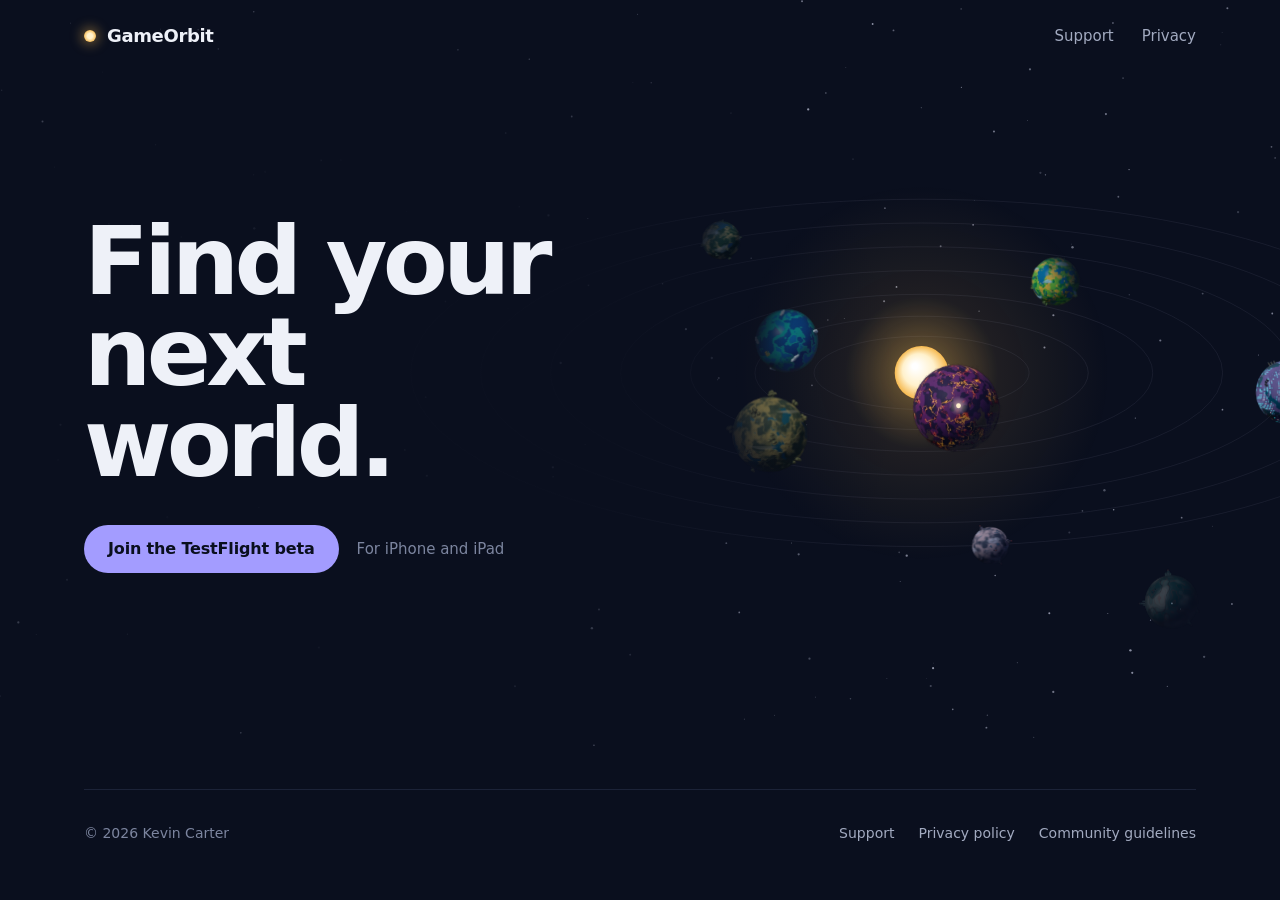
<file: index.html>
<!doctype html>
<html lang="en">
<head>
<meta charset="utf-8">
<meta name="viewport" content="width=device-width, initial-scale=1">
<meta name="color-scheme" content="dark">
<meta name="theme-color" content="#0a0f1e">
<meta name="description" content="Find your next world. GameOrbit is in beta on iPhone and iPad.">
<title>GameOrbit — Find your next world</title>
<link rel="canonical" href="https://kcarter787.github.io/GameOrbit-site/">
<link rel="icon" href="favicon.png" type="image/png">
<link rel="apple-touch-icon" href="apple-touch-icon.png">
<meta property="og:type" content="website">
<meta property="og:site_name" content="GameOrbit">
<meta property="og:title" content="GameOrbit — Find your next world">
<meta property="og:description" content="GameOrbit is in beta on iPhone and iPad.">
<meta property="og:url" content="https://kcarter787.github.io/GameOrbit-site/">
<meta property="og:image" content="https://kcarter787.github.io/GameOrbit-site/images/og.jpg">
<meta property="og:image:width" content="1200">
<meta property="og:image:height" content="630">
<meta property="og:image:alt" content="GameOrbit: a star with game worlds in orbit around it.">
<meta name="twitter:card" content="summary_large_image">
<link rel="stylesheet" href="styles.css">
<script src="orbit.js" defer></script>
</head>
<body class="home">
<a class="skip" href="#main">Skip to content</a>
<header class="bar"><a class="brand" href="index.html">GameOrbit</a><nav aria-label="Main"><a href="support.html">Support</a><a href="privacy.html">Privacy</a></nav></header>
<main id="main">
<section class="hero" aria-labelledby="title">
<canvas id="orbit" aria-hidden="true"></canvas>
<div class="hero-copy">
<h1 id="title">Find your next world.</h1>
<div class="cta"><a class="button" href="https://testflight.apple.com/join/PbN9ErAu">Join the TestFlight beta</a><span class="meta">For iPhone and iPad</span></div>
</div>
</section>
</main>
<footer><span>© 2026 Kevin Carter</span><nav aria-label="Footer"><a href="support.html">Support</a><a href="privacy.html">Privacy policy</a><a href="community.html">Community guidelines</a></nav></footer>
</body>
</html>
</file>
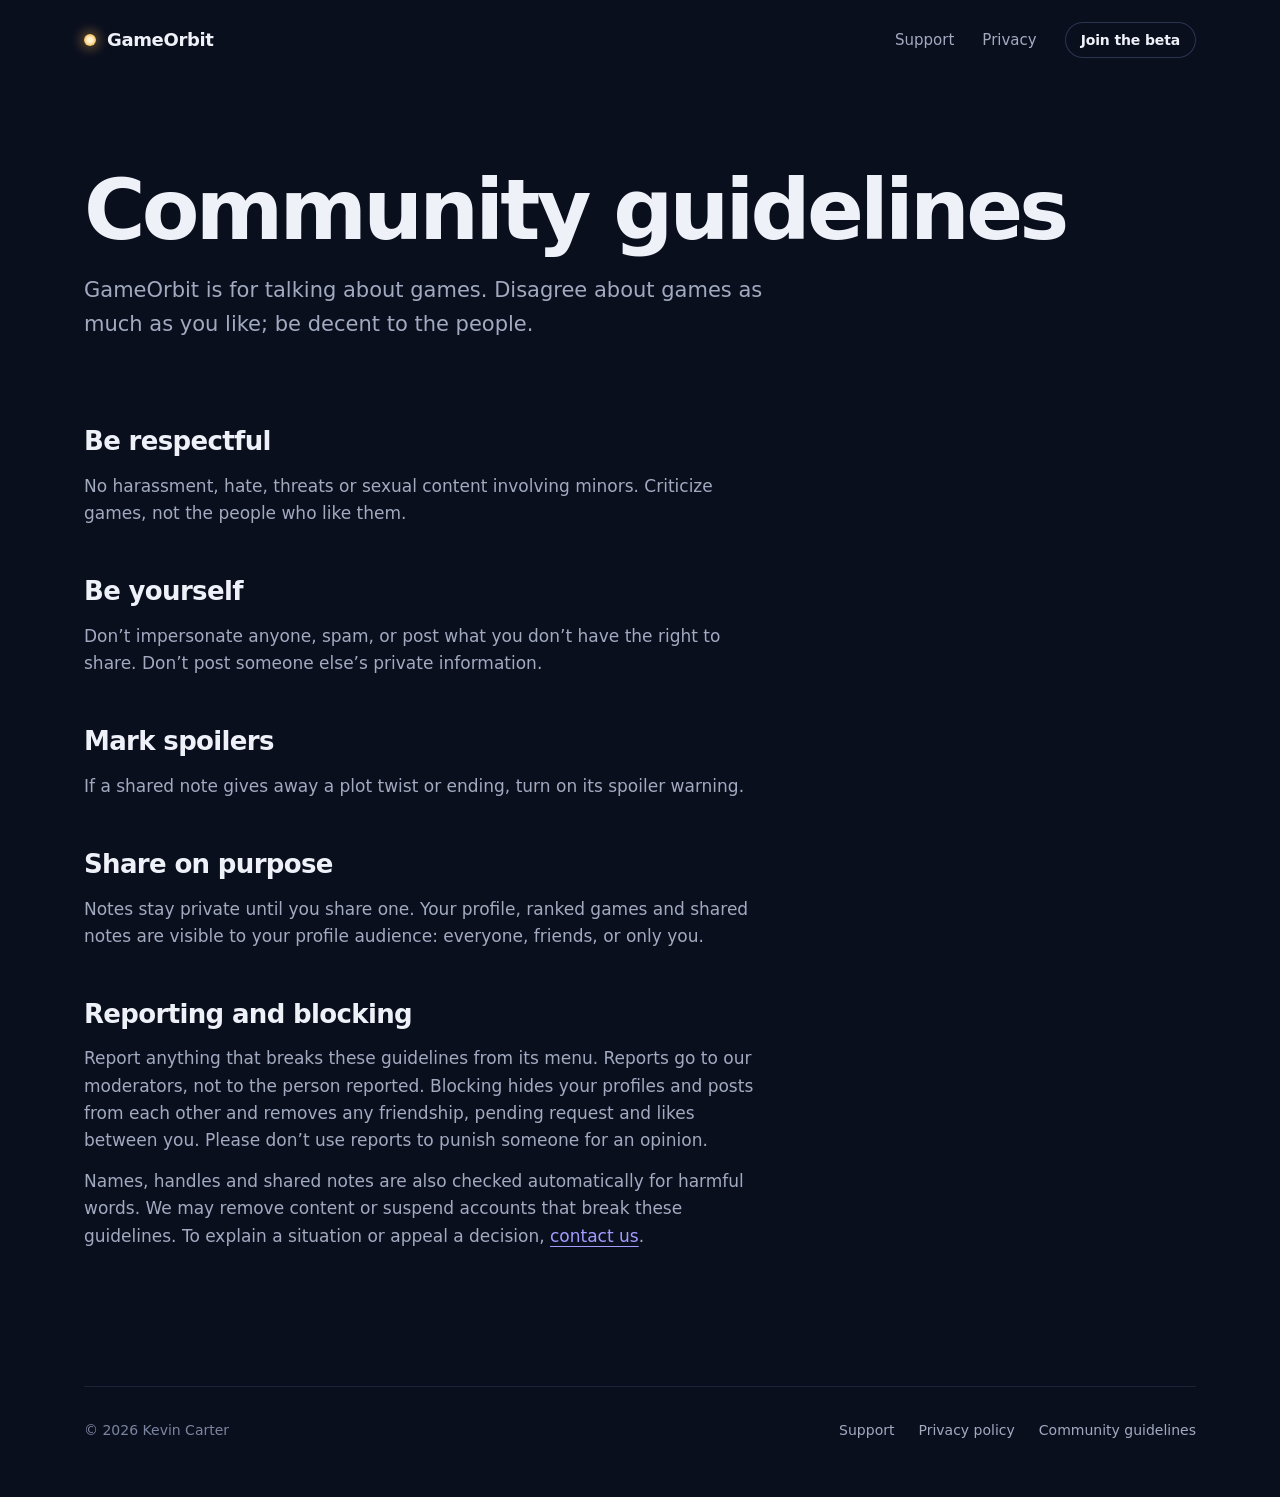
<file: community.html>
<!doctype html>
<html lang="en">
<head>
<meta charset="utf-8">
<meta name="viewport" content="width=device-width, initial-scale=1">
<meta name="color-scheme" content="dark">
<meta name="theme-color" content="#0a0f1e">
<meta name="description" content="How to share games on GameOrbit and treat other players well.">
<title>Community guidelines — GameOrbit</title>
<link rel="canonical" href="https://kcarter787.github.io/GameOrbit-site/community.html">
<meta property="og:type" content="website">
<meta property="og:title" content="Community guidelines — GameOrbit">
<meta property="og:description" content="How to share games on GameOrbit and treat other players well.">
<meta property="og:url" content="https://kcarter787.github.io/GameOrbit-site/community.html">
<meta property="og:image" content="https://kcarter787.github.io/GameOrbit-site/images/og.jpg">
<meta property="og:image:width" content="1200">
<meta property="og:image:height" content="630">
<meta property="og:image:alt" content="GameOrbit: a star with game worlds in orbit around it.">
<meta name="twitter:card" content="summary_large_image">
<link rel="icon" href="favicon.png" type="image/png">
<link rel="apple-touch-icon" href="apple-touch-icon.png">
<link rel="stylesheet" href="styles.css">
</head>
<body>
<a class="skip" href="#main">Skip to content</a>
<header class="bar"><a class="brand" href="index.html">GameOrbit</a><nav aria-label="Main"><a href="support.html">Support</a><a class="hide-narrow" href="privacy.html">Privacy</a><a class="button small secondary" href="https://testflight.apple.com/join/PbN9ErAu">Join the beta</a></nav></header>
<main id="main" class="page">
<div class="page-head">
<h1>Community guidelines</h1>
<p class="lede">GameOrbit is for talking about games. Disagree about games as much as you like; be decent to the people.</p>
</div>
<article class="prose spaced">
<h2>Be respectful</h2>
<p>No harassment, hate, threats or sexual content involving minors. Criticize games, not the people who like them.</p>

<h2>Be yourself</h2>
<p>Don’t impersonate anyone, spam, or post what you don’t have the right to share. Don’t post someone else’s private information.</p>

<h2>Mark spoilers</h2>
<p>If a shared note gives away a plot twist or ending, turn on its spoiler warning.</p>

<h2>Share on purpose</h2>
<p>Notes stay private until you share one. Your profile, ranked games and shared notes are visible to your profile audience: everyone, friends, or only you.</p>

<h2>Reporting and blocking</h2>
<p>Report anything that breaks these guidelines from its menu. Reports go to our moderators, not to the person reported. Blocking hides your profiles and posts from each other and removes any friendship, pending request and likes between you. Please don’t use reports to punish someone for an opinion.</p>
<p>Names, handles and shared notes are also checked automatically for harmful words. We may remove content or suspend accounts that break these guidelines. To explain a situation or appeal a decision, <a href="support.html#contact">contact us</a>.</p>
</article>
</main>
<footer><span>© 2026 Kevin Carter</span><nav aria-label="Footer"><a href="support.html">Support</a><a href="privacy.html">Privacy policy</a><a href="community.html">Community guidelines</a></nav></footer>
</body>
</html>
</file>
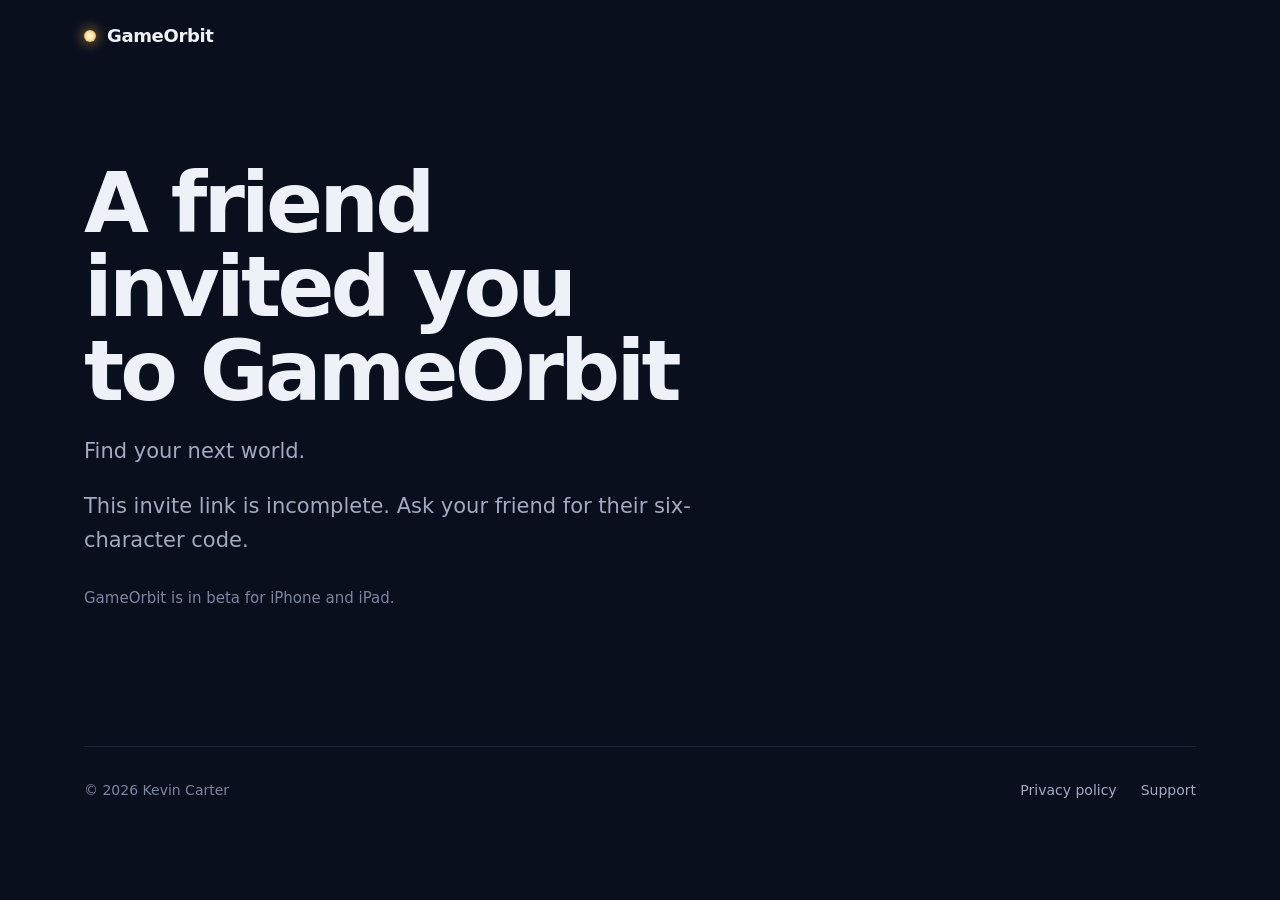
<file: invite.html>
<!doctype html>
<html lang="en"><head><meta charset="utf-8"><meta name="viewport" content="width=device-width, initial-scale=1"><meta name="color-scheme" content="dark"><meta name="theme-color" content="#0a0f1e"><meta name="robots" content="noindex, nofollow"><meta name="referrer" content="no-referrer"><meta name="description" content="A friend invited you to GameOrbit."><title>You’re invited — GameOrbit</title><link rel="icon" href="favicon.png" type="image/png"><link rel="apple-touch-icon" href="apple-touch-icon.png"><link rel="stylesheet" href="styles.css"><script src="invite.js" defer></script></head>
<body><header class="bar"><a class="brand" href="index.html">GameOrbit</a></header><main class="page"><article class="invite page-head"><h1>A friend invited you to GameOrbit</h1><p class="lede">Find your next world.</p><section id="invitation" hidden><h2>Your invite code</h2><strong class="code" id="code"></strong><div class="actions"><button id="copy" type="button">Copy code</button><a id="open" class="button secondary">Open GameOrbit</a></div><p id="copied" role="status"></p><div class="prose"><p>After you sign in, accept the invite and save your first game. Your friend earns invite credit; your games and notes stay private.</p><p>Don’t have the app yet? Keep this code. Once it’s installed, open this link again, or tap “Have a friend code?” when you sign up.</p></div></section><p id="invalid" class="lede" hidden>This invite link is incomplete. Ask your friend for their six-character code.</p><p id="distribution" class="meta">GameOrbit is in beta for iPhone and iPad.</p><noscript>Turn on JavaScript to see the invite code, or ask your friend to send it to you.</noscript></article></main><footer><span>© 2026 Kevin Carter</span><nav aria-label="Footer"><a href="privacy.html">Privacy policy</a><a href="support.html">Support</a></nav></footer></body></html>
</file>
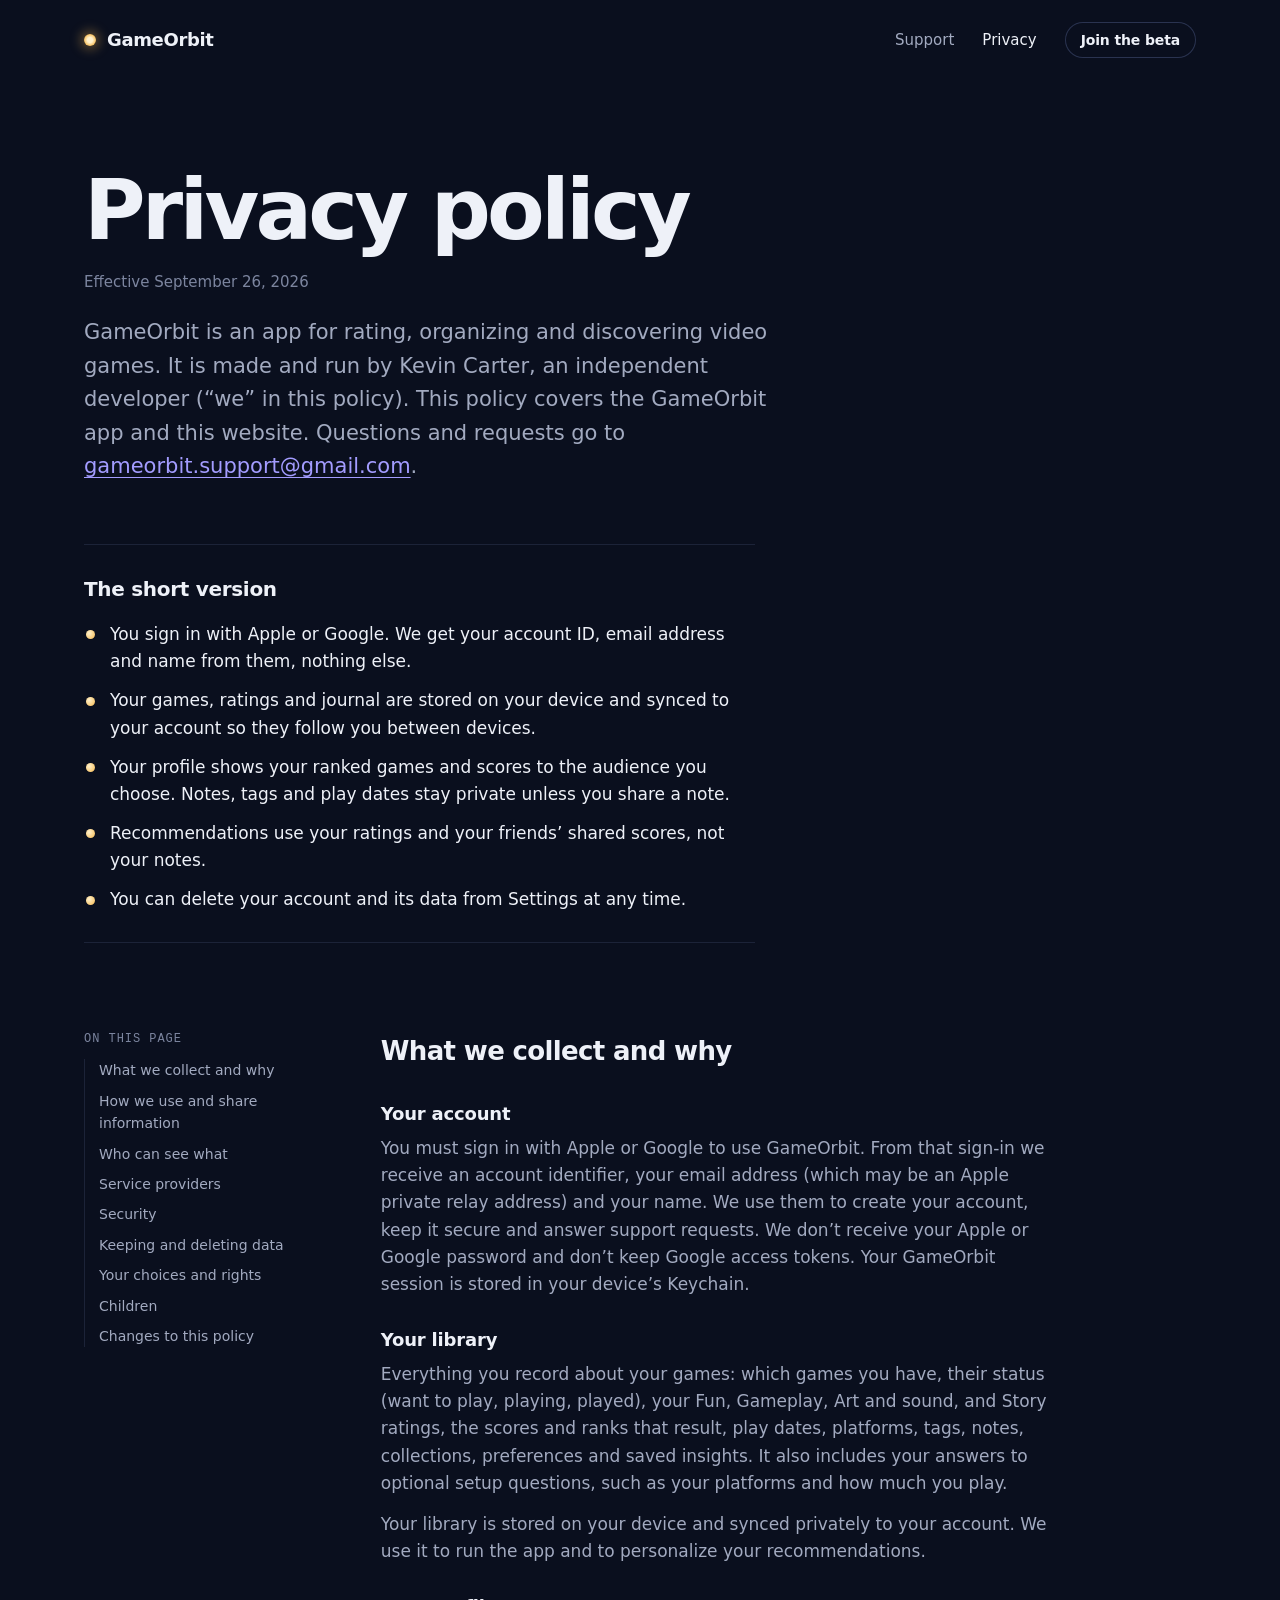
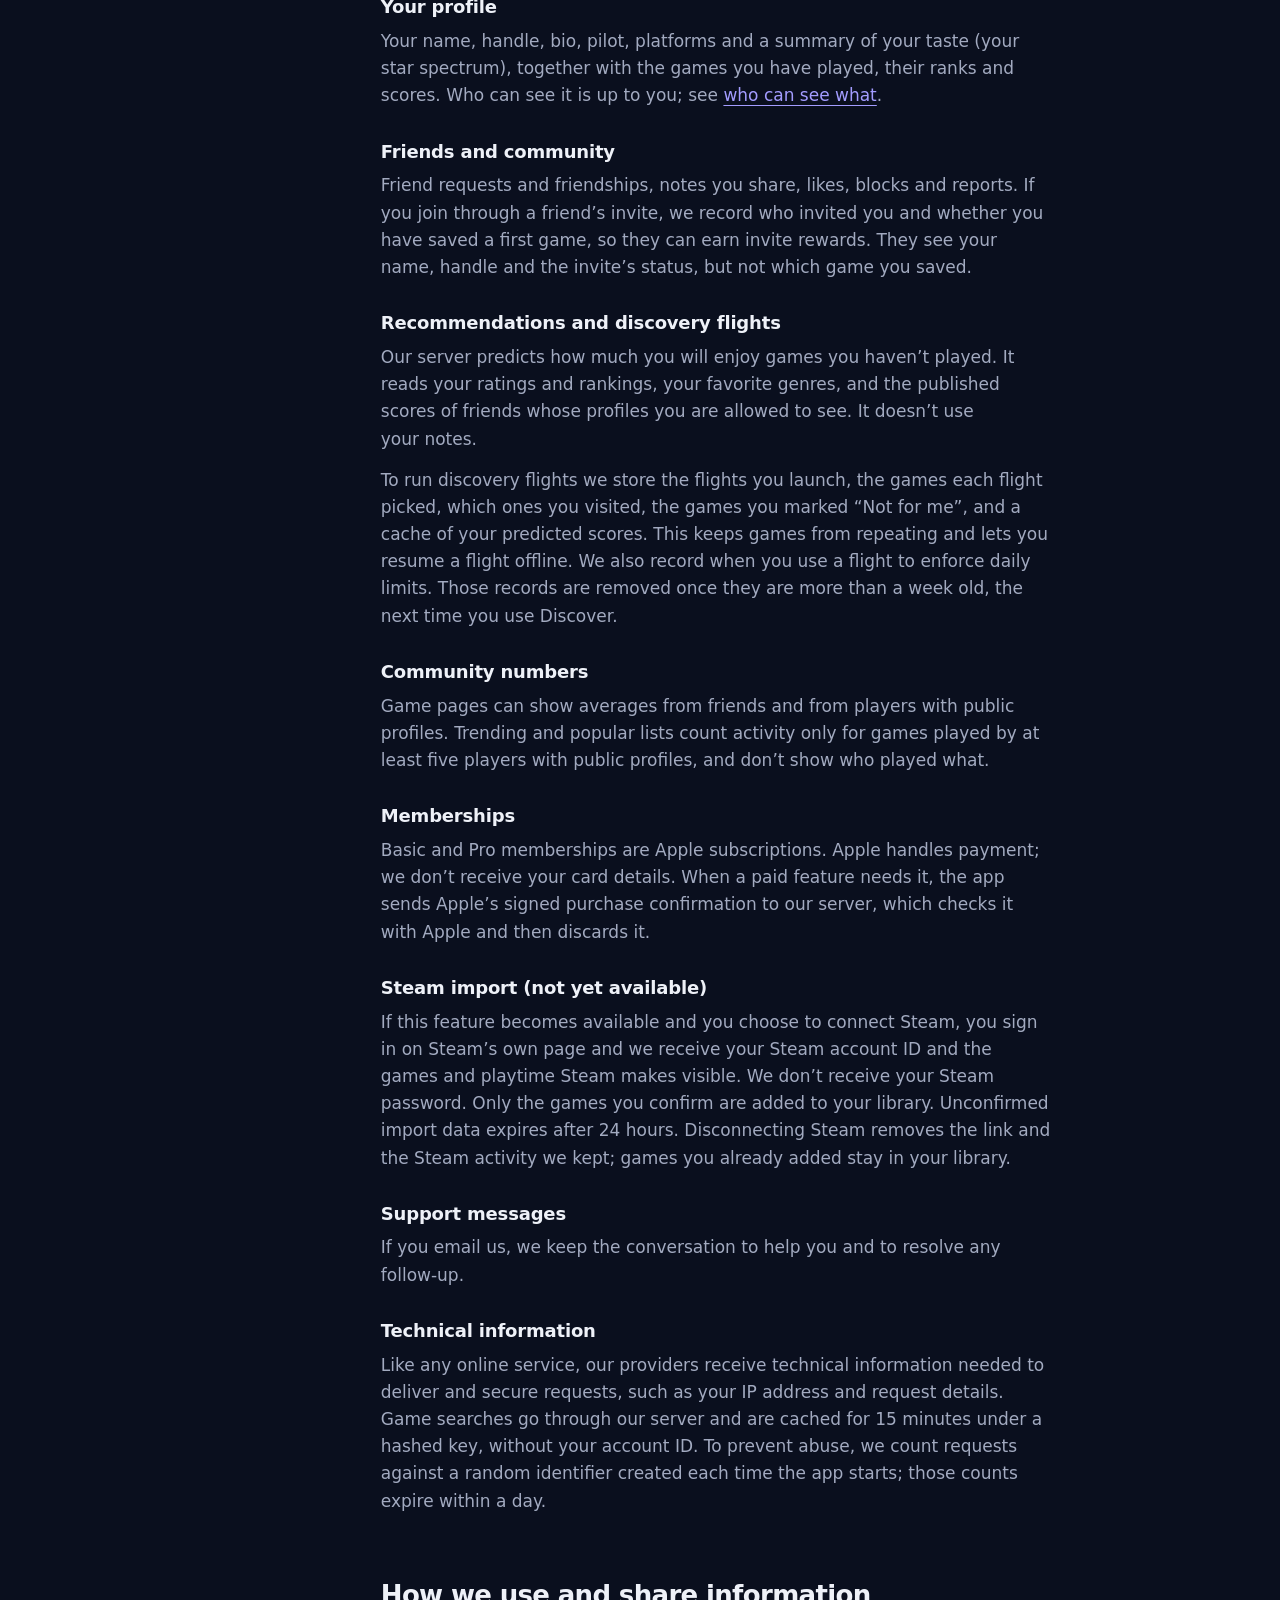
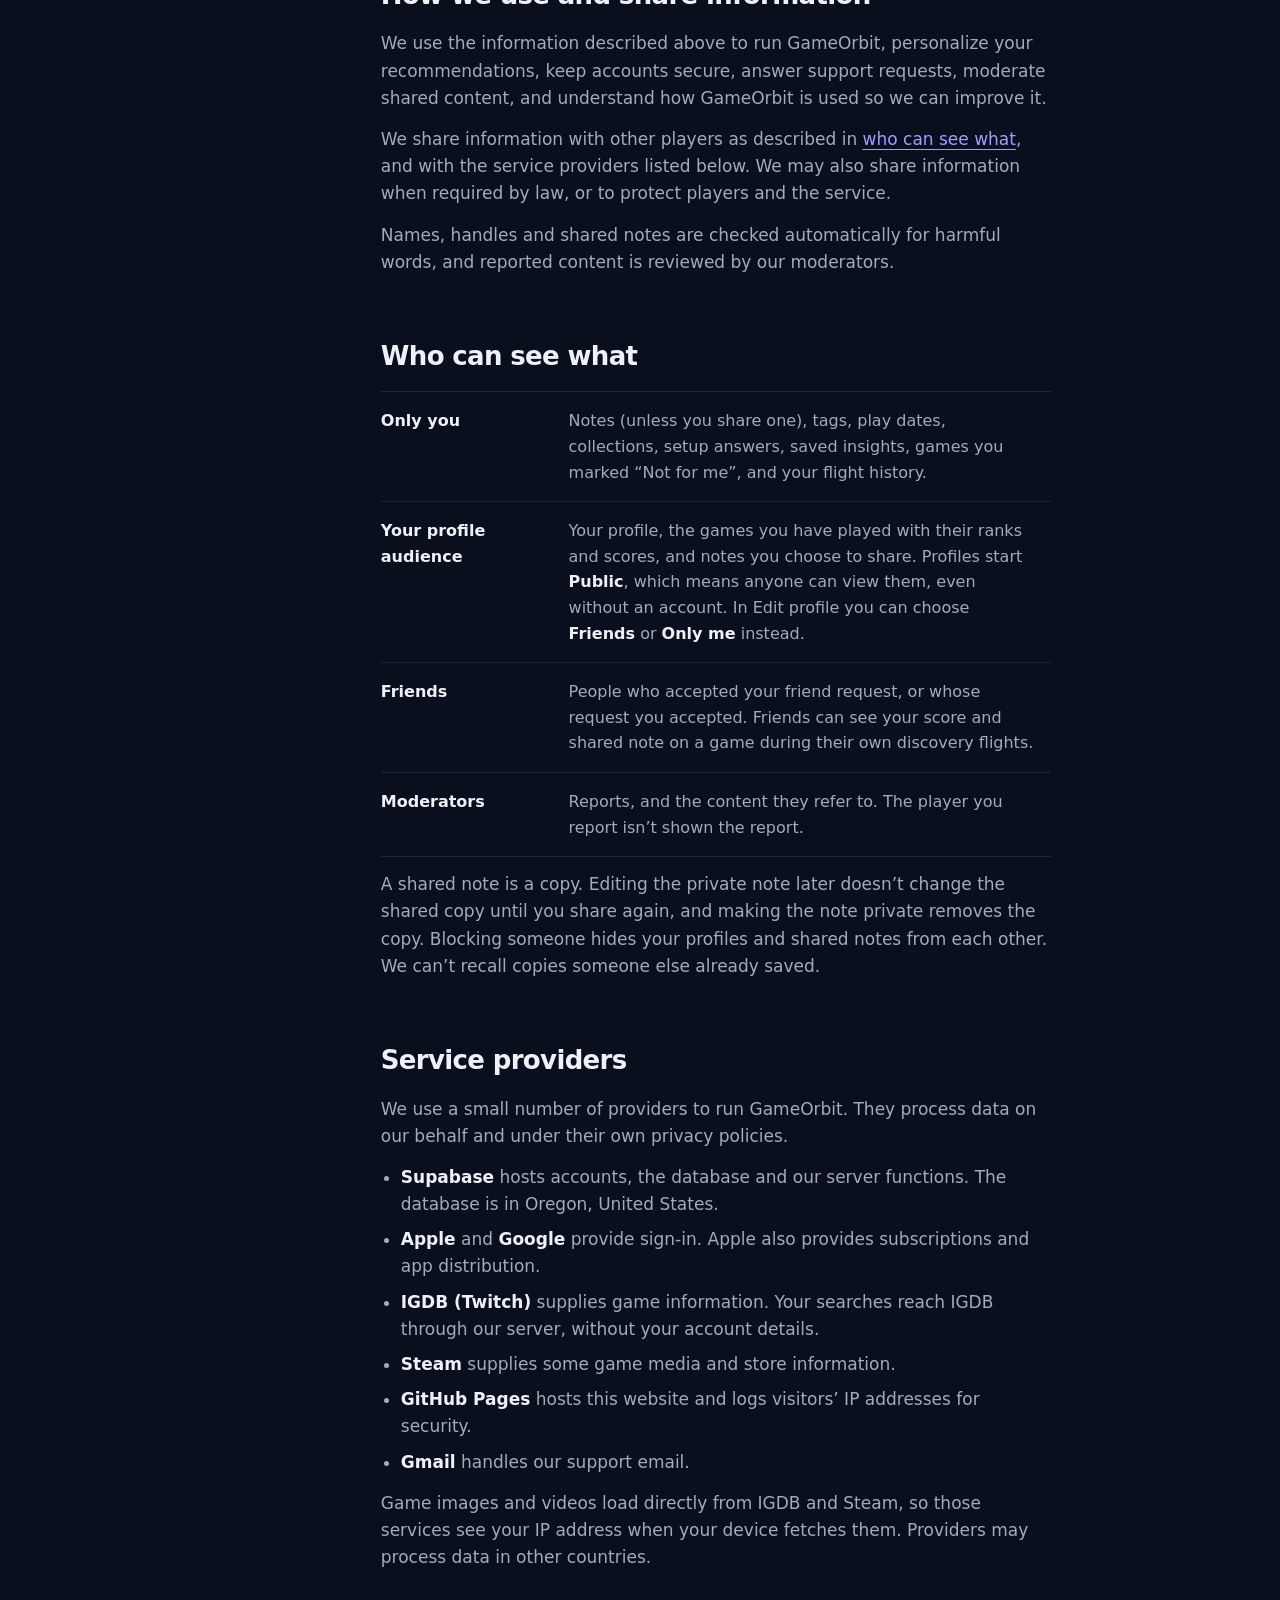
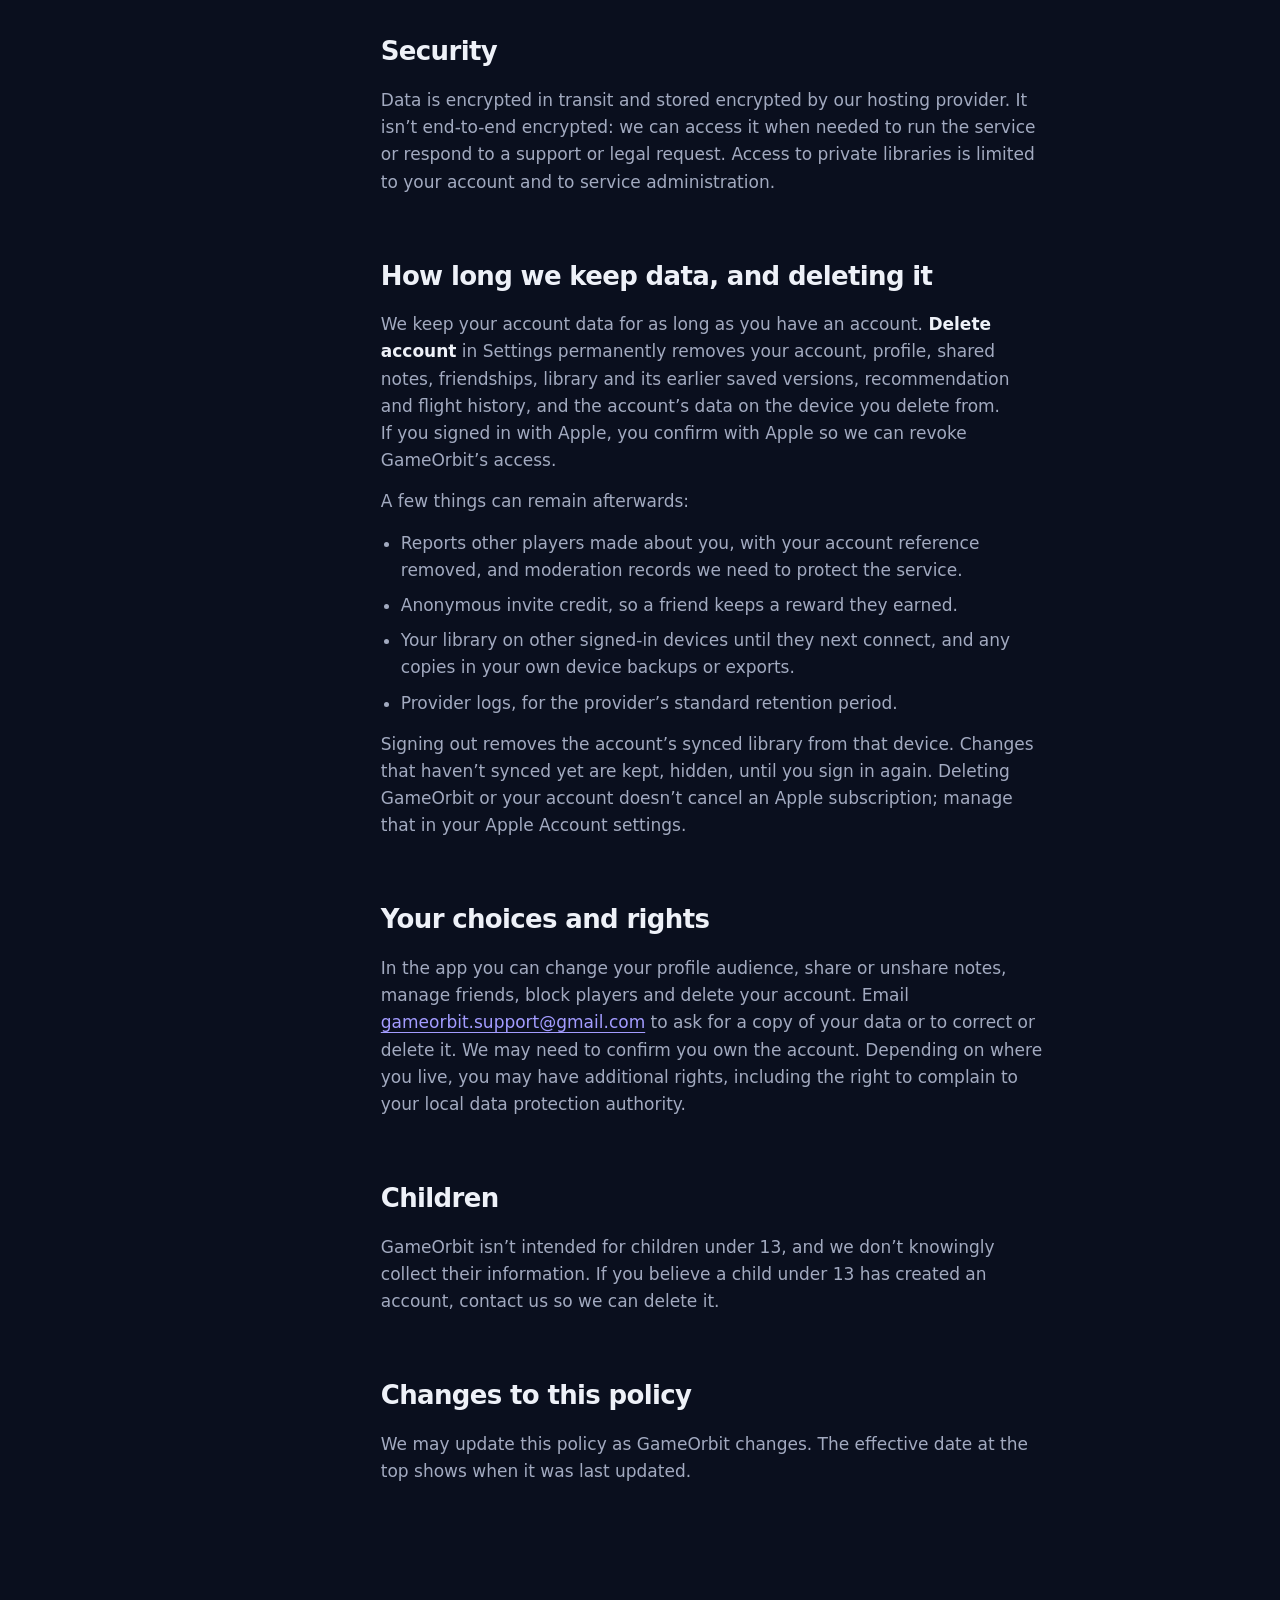
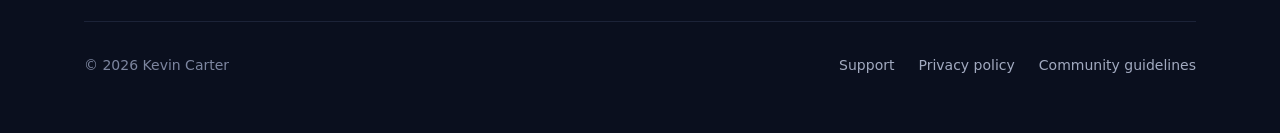
<file: privacy.html>
<!doctype html>
<html lang="en">
<head>
<meta charset="utf-8">
<meta name="viewport" content="width=device-width, initial-scale=1">
<meta name="color-scheme" content="dark">
<meta name="theme-color" content="#0a0f1e">
<meta name="description" content="What GameOrbit collects, who can see it, and how to delete it.">
<title>Privacy policy — GameOrbit</title>
<link rel="canonical" href="https://kcarter787.github.io/GameOrbit-site/privacy.html">
<meta property="og:type" content="website">
<meta property="og:title" content="Privacy policy — GameOrbit">
<meta property="og:description" content="What GameOrbit collects, who can see it, and how to delete it.">
<meta property="og:url" content="https://kcarter787.github.io/GameOrbit-site/privacy.html">
<meta property="og:image" content="https://kcarter787.github.io/GameOrbit-site/images/og.jpg">
<meta property="og:image:width" content="1200">
<meta property="og:image:height" content="630">
<meta property="og:image:alt" content="GameOrbit: a star with game worlds in orbit around it.">
<meta name="twitter:card" content="summary_large_image">
<link rel="icon" href="favicon.png" type="image/png">
<link rel="apple-touch-icon" href="apple-touch-icon.png">
<link rel="stylesheet" href="styles.css">
</head>
<body>
<a class="skip" href="#main">Skip to content</a>
<header class="bar"><a class="brand" href="index.html">GameOrbit</a><nav aria-label="Main"><a href="support.html">Support</a><a class="hide-narrow" href="privacy.html" aria-current="page">Privacy</a><a class="button small secondary" href="https://testflight.apple.com/join/PbN9ErAu">Join the beta</a></nav></header>
<main id="main" class="page">
<div class="page-head">
<h1>Privacy policy</h1>
<p class="meta">Effective September 26, 2026</p>
<p class="lede">GameOrbit is an app for rating, organizing and discovering video games. It is made and run by Kevin Carter, an independent developer (“we” in this policy). This policy covers the GameOrbit app and this website. Questions and requests go to <a href="mailto:gameorbit.support@gmail.com">gameorbit.support@gmail.com</a>.</p>
</div>
<section class="summary" aria-labelledby="short">
<h2 id="short">The short version</h2>
<ul>
<li>You sign in with Apple or Google. We get your account ID, email address and name from them, nothing else.</li>
<li>Your games, ratings and journal are stored on your device and synced to your account so they follow you between devices.</li>
<li>Your profile shows your ranked games and scores to the audience you choose. Notes, tags and play dates stay private unless you share a note.</li>
<li>Recommendations use your ratings and your friends’ shared scores, not your notes.</li>
<li>You can delete your account and its data from Settings at any time.</li>
</ul>
</section>
<div class="with-toc">
<nav class="toc" aria-label="On this page"><p>On this page</p><ol>
<li><a href="#collect">What we collect and why</a></li>
<li><a href="#use">How we use and share information</a></li>
<li><a href="#visibility">Who can see what</a></li>
<li><a href="#providers">Service providers</a></li>
<li><a href="#security">Security</a></li>
<li><a href="#retention">Keeping and deleting data</a></li>
<li><a href="#rights">Your choices and rights</a></li>
<li><a href="#children">Children</a></li>
<li><a href="#changes">Changes to this policy</a></li>
</ol></nav>
<article class="prose">
<section aria-labelledby="collect">
<h2 id="collect">What we collect and why</h2>
<h3>Your account</h3>
<p>You must sign in with Apple or Google to use GameOrbit. From that sign-in we receive an account identifier, your email address (which may be an Apple private relay address) and your name. We use them to create your account, keep it secure and answer support requests. We don’t receive your Apple or Google password and don’t keep Google access tokens. Your GameOrbit session is stored in your device’s Keychain.</p>
<h3>Your library</h3>
<p>Everything you record about your games: which games you have, their status (want to play, playing, played), your Fun, Gameplay, Art and sound, and Story ratings, the scores and ranks that result, play dates, platforms, tags, notes, collections, preferences and saved insights. It also includes your answers to optional setup questions, such as your platforms and how much you play.</p>
<p>Your library is stored on your device and synced privately to your account. We use it to run the app and to personalize your recommendations.</p>
<h3>Your profile</h3>
<p>Your name, handle, bio, pilot, platforms and a summary of your taste (your star spectrum), together with the games you have played, their ranks and scores. Who can see it is up to you; see <a href="#visibility">who can see what</a>.</p>
<h3>Friends and community</h3>
<p>Friend requests and friendships, notes you share, likes, blocks and reports. If you join through a friend’s invite, we record who invited you and whether you have saved a first game, so they can earn invite rewards. They see your name, handle and the invite’s status, but not which game you saved.</p>
<h3>Recommendations and discovery flights</h3>
<p>Our server predicts how much you will enjoy games you haven’t played. It reads your ratings and rankings, your favorite genres, and the published scores of friends whose profiles you are allowed to see. It doesn’t use your notes.</p>
<p>To run discovery flights we store the flights you launch, the games each flight picked, which ones you visited, the games you marked “Not for me”, and a cache of your predicted scores. This keeps games from repeating and lets you resume a flight offline. We also record when you use a flight to enforce daily limits. Those records are removed once they are more than a week old, the next time you use Discover.</p>
<h3>Community numbers</h3>
<p>Game pages can show averages from friends and from players with public profiles. Trending and popular lists count activity only for games played by at least five players with public profiles, and don’t show who played what.</p>
<h3>Memberships</h3>
<p>Basic and Pro memberships are Apple subscriptions. Apple handles payment; we don’t receive your card details. When a paid feature needs it, the app sends Apple’s signed purchase confirmation to our server, which checks it with Apple and then discards it.</p>
<h3>Steam import (not yet available)</h3>
<p>If this feature becomes available and you choose to connect Steam, you sign in on Steam’s own page and we receive your Steam account ID and the games and playtime Steam makes visible. We don’t receive your Steam password. Only the games you confirm are added to your library. Unconfirmed import data expires after 24 hours. Disconnecting Steam removes the link and the Steam activity we kept; games you already added stay in your library.</p>
<h3>Support messages</h3>
<p>If you email us, we keep the conversation to help you and to resolve any follow-up.</p>
<h3>Technical information</h3>
<p>Like any online service, our providers receive technical information needed to deliver and secure requests, such as your IP address and request details. Game searches go through our server and are cached for 15 minutes under a hashed key, without your account ID. To prevent abuse, we count requests against a random identifier created each time the app starts; those counts expire within a day.</p>
</section>
<section aria-labelledby="use">
<h2 id="use">How we use and share information</h2>
<p>We use the information described above to run GameOrbit, personalize your recommendations, keep accounts secure, answer support requests, moderate shared content, and understand how GameOrbit is used so we can improve it.</p>
<p>We share information with other players as described in <a href="#visibility">who can see what</a>, and with the service providers listed below. We may also share information when required by law, or to protect players and the service.</p>
<p>Names, handles and shared notes are checked automatically for harmful words, and reported content is reviewed by our moderators.</p>
</section>
<section aria-labelledby="visibility">
<h2 id="visibility">Who can see what</h2>
<div class="table-wrap">
<table class="table">
<tr><th scope="row">Only you</th><td>Notes (unless you share one), tags, play dates, collections, setup answers, saved insights, games you marked “Not for me”, and your flight history.</td></tr>
<tr><th scope="row">Your profile audience</th><td>Your profile, the games you have played with their ranks and scores, and notes you choose to share. Profiles start <strong>Public</strong>, which means anyone can view them, even without an account. In Edit profile you can choose <strong>Friends</strong> or <strong>Only me</strong> instead.</td></tr>
<tr><th scope="row">Friends</th><td>People who accepted your friend request, or whose request you accepted. Friends can see your score and shared note on a game during their own discovery flights.</td></tr>
<tr><th scope="row">Moderators</th><td>Reports, and the content they refer to. The player you report isn’t shown the report.</td></tr>
</table>
</div>
<p>A shared note is a copy. Editing the private note later doesn’t change the shared copy until you share again, and making the note private removes the copy. Blocking someone hides your profiles and shared notes from each other. We can’t recall copies someone else already saved.</p>
</section>
<section aria-labelledby="providers">
<h2 id="providers">Service providers</h2>
<p>We use a small number of providers to run GameOrbit. They process data on our behalf and under their own privacy policies.</p>
<ul>
<li><strong>Supabase</strong> hosts accounts, the database and our server functions. The database is in Oregon, United States.</li>
<li><strong>Apple</strong> and <strong>Google</strong> provide sign-in. Apple also provides subscriptions and app distribution.</li>
<li><strong>IGDB (Twitch)</strong> supplies game information. Your searches reach IGDB through our server, without your account details.</li>
<li><strong>Steam</strong> supplies some game media and store information.</li>
<li><strong>GitHub Pages</strong> hosts this website and logs visitors’ IP addresses for security.</li>
<li><strong>Gmail</strong> handles our support email.</li>
</ul>
<p>Game images and videos load directly from IGDB and Steam, so those services see your IP address when your device fetches them. Providers may process data in other countries.</p>
</section>
<section aria-labelledby="security">
<h2 id="security">Security</h2>
<p>Data is encrypted in transit and stored encrypted by our hosting provider. It isn’t end-to-end encrypted: we can access it when needed to run the service or respond to a support or legal request. Access to private libraries is limited to your account and to service administration.</p>
</section>
<section aria-labelledby="retention">
<h2 id="retention">How long we keep data, and deleting it</h2>
<p>We keep your account data for as long as you have an account. <strong>Delete account</strong> in Settings permanently removes your account, profile, shared notes, friendships, library and its earlier saved versions, recommendation and flight history, and the account’s data on the device you delete from. If you signed in with Apple, you confirm with Apple so we can revoke GameOrbit’s access.</p>
<p>A few things can remain afterwards:</p>
<ul>
<li>Reports other players made about you, with your account reference removed, and moderation records we need to protect the service.</li>
<li>Anonymous invite credit, so a friend keeps a reward they earned.</li>
<li>Your library on other signed-in devices until they next connect, and any copies in your own device backups or exports.</li>
<li>Provider logs, for the provider’s standard retention period.</li>
</ul>
<p>Signing out removes the account’s synced library from that device. Changes that haven’t synced yet are kept, hidden, until you sign in again. Deleting GameOrbit or your account doesn’t cancel an Apple subscription; manage that in your Apple Account settings.</p>
</section>
<section aria-labelledby="rights">
<h2 id="rights">Your choices and rights</h2>
<p>In the app you can change your profile audience, share or unshare notes, manage friends, block players and delete your account. Email <a href="mailto:gameorbit.support@gmail.com">gameorbit.support@gmail.com</a> to ask for a copy of your data or to correct or delete it. We may need to confirm you own the account. Depending on where you live, you may have additional rights, including the right to complain to your local data protection authority.</p>
</section>
<section aria-labelledby="children">
<h2 id="children">Children</h2>
<p>GameOrbit isn’t intended for children under 13, and we don’t knowingly collect their information. If you believe a child under 13 has created an account, contact us so we can delete it.</p>
</section>
<section aria-labelledby="changes">
<h2 id="changes">Changes to this policy</h2>
<p>We may update this policy as GameOrbit changes. The effective date at the top shows when it was last updated.</p>
</section>
</article>
</div>
</main>
<footer><span>© 2026 Kevin Carter</span><nav aria-label="Footer"><a href="support.html">Support</a><a href="privacy.html">Privacy policy</a><a href="community.html">Community guidelines</a></nav></footer>
</body>
</html>
</file>
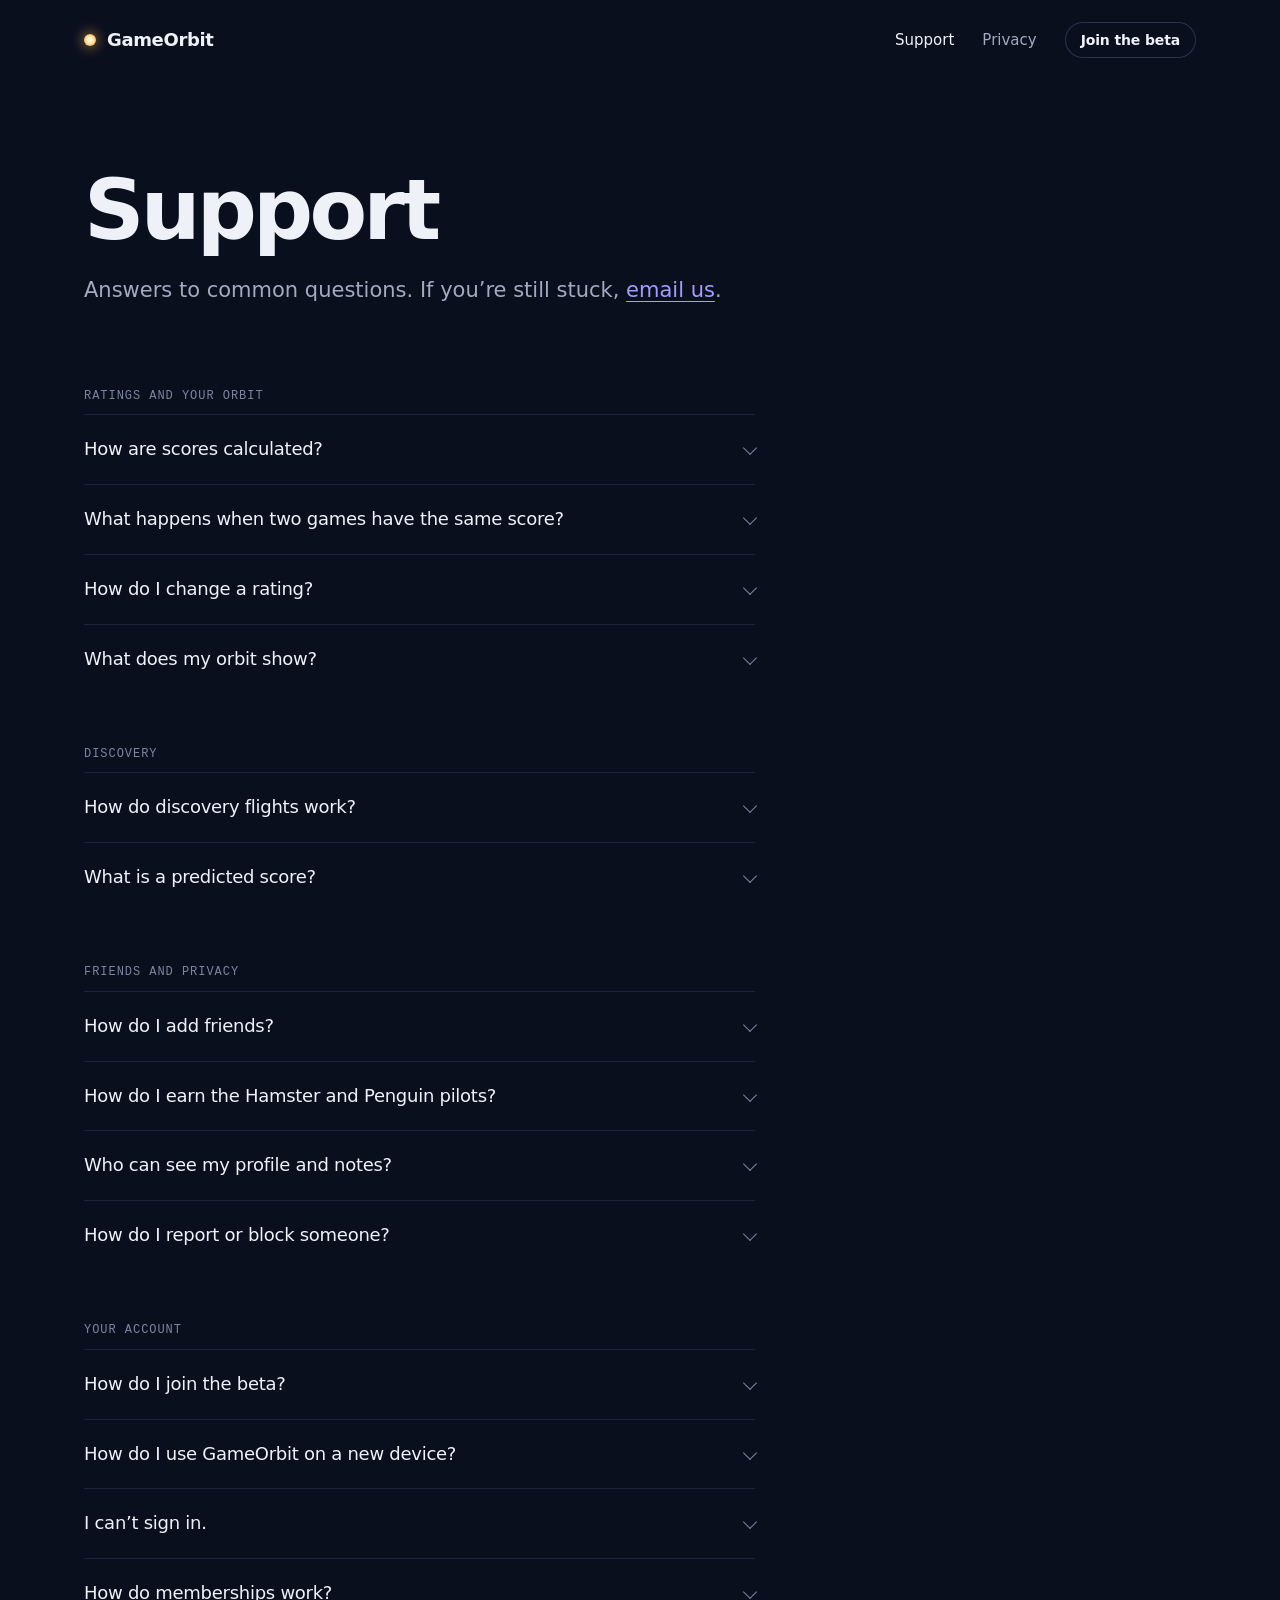
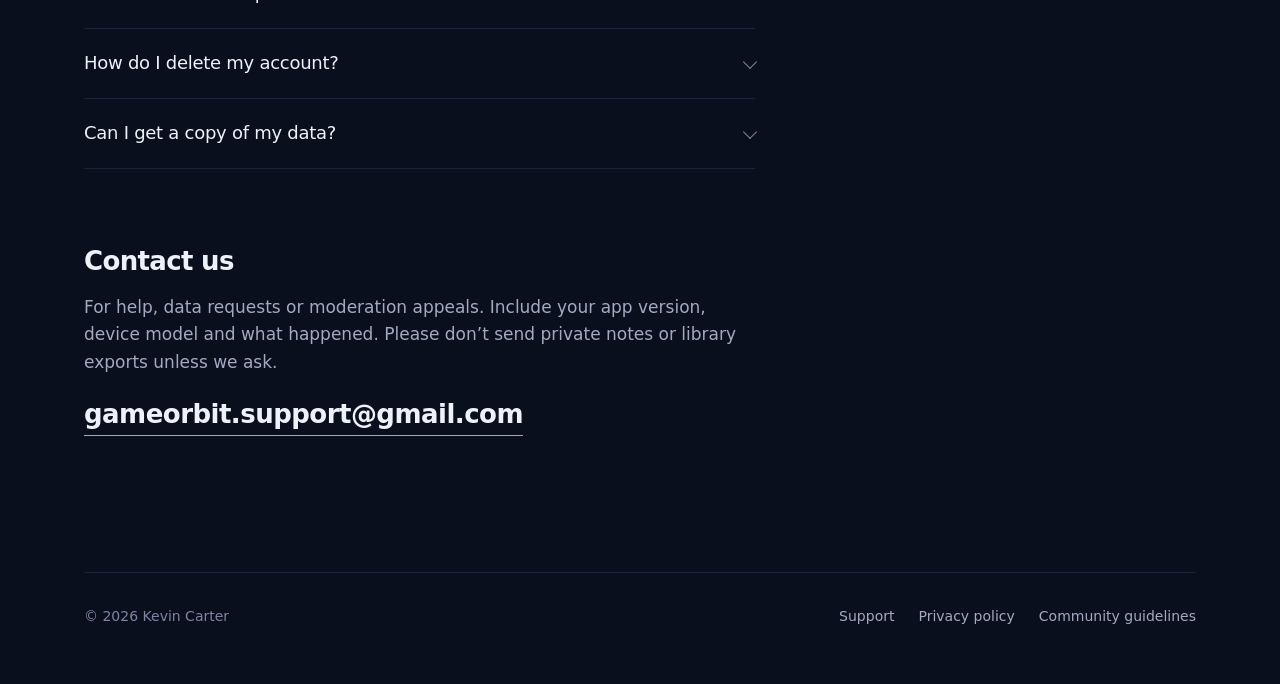
<file: support.html>
<!doctype html>
<html lang="en">
<head>
<meta charset="utf-8">
<meta name="viewport" content="width=device-width, initial-scale=1">
<meta name="color-scheme" content="dark">
<meta name="theme-color" content="#0a0f1e">
<meta name="description" content="Answers about ratings, your orbit, discovery flights, friends, memberships and your GameOrbit account.">
<title>Support — GameOrbit</title>
<link rel="canonical" href="https://kcarter787.github.io/GameOrbit-site/support.html">
<meta property="og:type" content="website">
<meta property="og:title" content="Support — GameOrbit">
<meta property="og:description" content="Answers about ratings, your orbit, discovery flights, friends, memberships and your GameOrbit account.">
<meta property="og:url" content="https://kcarter787.github.io/GameOrbit-site/support.html">
<meta property="og:image" content="https://kcarter787.github.io/GameOrbit-site/images/og.jpg">
<meta property="og:image:width" content="1200">
<meta property="og:image:height" content="630">
<meta property="og:image:alt" content="GameOrbit: a star with game worlds in orbit around it.">
<meta name="twitter:card" content="summary_large_image">
<link rel="icon" href="favicon.png" type="image/png">
<link rel="apple-touch-icon" href="apple-touch-icon.png">
<link rel="stylesheet" href="styles.css">
</head>
<body>
<a class="skip" href="#main">Skip to content</a>
<header class="bar"><a class="brand" href="index.html">GameOrbit</a><nav aria-label="Main"><a href="support.html" aria-current="page">Support</a><a class="hide-narrow" href="privacy.html">Privacy</a><a class="button small secondary" href="https://testflight.apple.com/join/PbN9ErAu">Join the beta</a></nav></header>
<main id="main" class="page">
<div class="page-head">
<h1>Support</h1>
<p class="lede">Answers to common questions. If you’re still stuck, <a href="#contact">email us</a>.</p>
</div>
<div class="faq">
<h2 class="faq-group">Ratings and your orbit</h2>
<details><summary>How are scores calculated?</summary><div><p>You rate Fun, Gameplay, Art and sound, and Story from one to five stars. Fun picks the score range: five stars puts a game between 8.5 and 10, four between 7.0 and 8.4, three between 5.5 and 6.9, two between 4.0 and 5.4, and one below 4.0. The other three ratings decide where the game lands inside that range. Your scores don’t change as your library grows.</p></div></details>
<details><summary>What happens when two games have the same score?</summary><div><p>You choose: keep them tied, or put one ahead of the other. Tied games share a rank and have the same size in your orbit.</p></div></details>
<details><summary>How do I change a rating?</summary><div><p>Open the game and choose Change ratings. To mark a game as want to play, playing or played, use Edit details. Played games always have a rating.</p></div></details>
<details><summary>What does my orbit show?</summary><div><p>Every game you’ve ranked is a world around your star. Higher-ranked games are larger worlds. Games you started earlier orbit closer to the star; if there’s no start date, the date you added the game is used. Distance shows order, not time elapsed. Tap a world to see its details.</p></div></details>
<h2 class="faq-group">Discovery</h2>
<details><summary>How do discovery flights work?</summary><div><p>Tap Explore new worlds and your pilot visits up to five games picked for your taste. Save any to Want to play, or tap Not for me to keep a game out of future flights. You can bring hidden games back in Settings under Hidden from Discover. If you leave mid-flight, Resume flight picks up where you stopped without using another flight.</p>
<p>Free accounts get two flights a day, Basic ten, and Pro unlimited. Flights reset at midnight UTC. If flying through the cockpit isn’t comfortable, choose Simplified discovery for the same flight as a standard list.</p></div></details>
<details><summary>What is a predicted score?</summary><div><p>It’s our estimate of how you would score a game you haven’t played, based on your ratings and your friends’ scores. It’s a guide, not a rating you gave.</p></div></details>
<h2 class="faq-group">Friends and privacy</h2>
<details><summary>How do I add friends?</summary><div><p>In Friends, tap Add friends and search for a handle, enter a six-character friend code, or share your own link. Friendships start when the other person accepts your request.</p></div></details>
<details><summary>How do I earn the Hamster and Penguin pilots?</summary><div><p>Share your invite link. When a new player confirms your code, joins and saves a first game, that invite counts. Two successful invites unlock the Hamster; five unlock the Penguin. Track your progress in Your invites. A rating isn’t required, and the game they saved stays private.</p></div></details>
<details><summary>Who can see my profile and notes?</summary><div><p>Profiles start Public, which means anyone can see your name, handle, bio, pilot, platforms, taste and your played games with their ranks and scores. In Edit profile you can choose Friends or Only me instead. Notes, tags and play dates are private unless you share a note. A shared note is a copy: editing the private note later doesn’t change it until you share again. See the <a href="privacy.html">privacy policy</a> for details.</p></div></details>
<details><summary>How do I report or block someone?</summary><div><p>Use the menu on their profile or post. Only our moderators and you see a report. Blocking hides your profiles and posts from each other and removes any friendship or pending request between you. Read the <a href="community.html">community guidelines</a>.</p></div></details>
<h2 class="faq-group">Your account</h2>
<details><summary>How do I join the beta?</summary><div><p>Install Apple’s TestFlight app, then open the <a href="https://testflight.apple.com/join/PbN9ErAu">GameOrbit beta invitation</a> on your iPhone or iPad. If the invitation says the beta isn’t accepting testers yet, check back soon.</p></div></details>
<details><summary>How do I use GameOrbit on a new device?</summary><div><p>Sign in with the same Apple or Google account you used before. Your library syncs automatically and stays available offline once it has loaded.</p></div></details>
<details><summary>I can’t sign in.</summary><div><p>Make sure you’re using the same Apple or Google account you signed up with. GameOrbit support doesn’t ask for your password, a sign-in code or a session token.</p></div></details>
<details><summary>How do memberships work?</summary><div><p>Basic and Pro are optional annual subscriptions through Apple. They add more daily flights and other features described in the app, where you’ll also see current prices. Manage or cancel renewal in your Apple Account’s subscription settings. Restore purchases uses the Apple Account that bought the membership; it doesn’t restore your game library.</p></div></details>
<details><summary>How do I delete my account?</summary><div><p>Go to Profile, open Settings and choose Delete account. This permanently removes your account and its data from our service, and from the device you’re using. Your Apple subscription isn’t cancelled automatically; manage it in your Apple Account settings. The <a href="privacy.html">privacy policy</a> lists exactly what is deleted.</p></div></details>
<details><summary>Can I get a copy of my data?</summary><div><p>Yes. Email us and we will send it after confirming the account is yours.</p></div></details>
</div>
<section class="contact" id="contact" aria-labelledby="contact-heading">
<h2 id="contact-heading">Contact us</h2>
<p>For help, data requests or moderation appeals. Include your app version, device model and what happened. Please don’t send private notes or library exports unless we ask.</p>
<a class="email" href="mailto:gameorbit.support@gmail.com">gameorbit.support@gmail.com</a>
</section>
</main>
<footer><span>© 2026 Kevin Carter</span><nav aria-label="Footer"><a href="support.html">Support</a><a href="privacy.html">Privacy policy</a><a href="community.html">Community guidelines</a></nav></footer>
</body>
</html>
</file>
<file: styles.css>
/* GameOrbit site. Colors come from the app's asset catalog: Space, RatingCard, Accent (dark),
   StarCore, StarCorona and RatingHint. Dark only, like the app's
   planetarium. Type is the system stack, which is SF Pro on Apple devices, the app's typeface. */
:root{
  color-scheme:dark;
  --space:#0a0f1e;--surface:#111729;--raised:#1a2135;--line:#1c2338;--line-strong:#2a3350;
  --text:#eef1f8;--muted:#a2aac0;--faint:#7c859f;--accent:#a39cff;--on-accent:#0a0f1e;
  --star:#fff1cc;--corona:#f6b94f;
  --sans:system-ui,-apple-system,BlinkMacSystemFont,"Segoe UI",Roboto,"Helvetica Neue",sans-serif;
  --mono:ui-monospace,"SF Mono",SFMono-Regular,Menlo,Consolas,monospace;
  --gutter:clamp(20px,5vw,64px);--wide:1240px;--measure:62ch;
}
*{box-sizing:border-box}
html{background:var(--space);scroll-behavior:smooth;-webkit-text-size-adjust:100%}
@media(prefers-reduced-motion:reduce){html{scroll-behavior:auto}}
body{margin:0;background:var(--space);color:var(--text);font:17px/1.6 var(--sans);-webkit-font-smoothing:antialiased;text-rendering:optimizeLegibility;overflow-x:hidden}
img{max-width:100%}
a{color:var(--accent);text-decoration-thickness:1px;text-underline-offset:4px}
a:hover{color:var(--text)}
:focus-visible{outline:2px solid var(--accent);outline-offset:4px;border-radius:4px}
h1,h2,h3{margin:0;font-weight:600;text-wrap:balance}
p{margin:0;text-wrap:pretty}
.skip{position:absolute;left:-999px}.skip:focus{left:var(--gutter);top:12px;z-index:10;background:var(--raised);padding:8px 14px}
.sr{position:absolute;width:1px;height:1px;margin:-1px;padding:0;overflow:hidden;clip:rect(0 0 0 0);white-space:nowrap;border:0}
.label{font:500 12px/1.4 var(--mono);letter-spacing:.08em;text-transform:uppercase;color:var(--faint)}

/* Buttons */
button,.button{white-space:nowrap;flex:none;display:inline-flex;align-items:center;justify-content:center;gap:10px;min-height:48px;padding:0 24px;border:0;border-radius:999px;background:var(--accent);color:var(--on-accent);font:600 16px/1 var(--sans);letter-spacing:-.01em;text-decoration:none;cursor:pointer;transition:background-color .2s,color .2s,border-color .2s}
button:hover,.button:hover{background:#bdb8ff;color:var(--on-accent)}
.button.secondary{background:transparent;color:var(--text);box-shadow:inset 0 0 0 1px var(--line-strong)}
.button.secondary:hover{box-shadow:inset 0 0 0 1px var(--accent);background:transparent;color:var(--text)}
.button.small{min-height:36px;padding:0 16px;font-size:14px}

/* Header and footer */
.bar{position:relative;z-index:3;display:flex;align-items:center;justify-content:space-between;gap:20px;max-width:var(--wide);margin:auto;padding:22px var(--gutter)}
.brand{display:inline-flex;align-items:center;gap:11px;color:var(--text);text-decoration:none;font-weight:600;font-size:18px;letter-spacing:-.02em}
.brand::before{content:"";width:12px;height:12px;border-radius:50%;background:radial-gradient(circle at 50% 50%,var(--star) 30%,var(--corona) 75%);box-shadow:0 0 12px 3px rgba(246,185,79,.4)}
.brand:hover{color:var(--text)}
.bar nav{display:flex;align-items:center;gap:clamp(16px,2.6vw,28px);font-size:15px}
.bar nav a:not(.button){color:var(--muted);text-decoration:none}
.bar nav a:not(.button):hover,.bar nav a[aria-current=page]{color:var(--text)}
footer{max-width:var(--wide);margin:auto;padding:32px var(--gutter) 56px;display:flex;flex-wrap:wrap;gap:12px 28px;justify-content:space-between;font-size:14px;color:var(--faint)}
footer::before{content:"";flex-basis:100%;height:1px;background:var(--line);margin-bottom:20px}
footer nav{display:flex;flex-wrap:wrap;gap:12px 24px}
footer a{color:var(--muted);text-decoration:none}
footer a:hover{color:var(--text)}

/* Hero: the orbit is the page's one moving element */
.hero{position:relative;min-height:min(780px,94vh);display:grid;align-items:center;margin-top:-84px;padding:132px var(--gutter) 88px;overflow:hidden}
.hero canvas{position:absolute;inset:0;width:100%;height:100%;display:block}
.hero::before{content:"";position:absolute;inset:0;z-index:1;pointer-events:none;background:radial-gradient(ellipse 46% 64% at 24% 52%,rgba(10,15,30,.9) 52%,rgba(10,15,30,0) 100%)}
.hero-copy{position:relative;z-index:2;max-width:calc(var(--wide) - 2 * var(--gutter));width:100%;margin:auto}
.hero h1{font-size:clamp(52px,7.4vw,112px);line-height:.96;letter-spacing:-.05em;max-width:8ch}
.cta{display:flex;flex-wrap:wrap;align-items:center;gap:14px 18px;margin-top:36px}
.cta .meta{font-size:15px;color:var(--faint)}

/* Homepage: one screen, the hero fills what the header and footer leave */
body.home{min-height:100vh;min-height:100svh;display:flex;flex-direction:column}
body.home main{flex:1;display:flex}
body.home .hero{flex:1;min-height:560px}
body.home>.bar,body.home>footer{width:100%}

/* Long-form pages */
.page{max-width:var(--wide);margin:auto;padding:clamp(40px,7vw,88px) var(--gutter) 104px}
.page-head h1{font-size:clamp(44px,6.6vw,84px);line-height:1;letter-spacing:-.045em}
.page-head .lede{margin-top:22px;font-size:clamp(18px,1.9vw,21px);color:var(--muted);max-width:52ch}
.page-head .meta{margin-top:18px;color:var(--faint);font-size:15px}
.with-toc{display:grid;grid-template-columns:220px minmax(0,1fr);gap:clamp(40px,6vw,96px);margin-top:clamp(48px,7vw,88px);align-items:start}
.toc{position:sticky;top:28px;font-size:14px}
.toc p{margin-bottom:12px;font:500 12px/1.4 var(--mono);letter-spacing:.08em;text-transform:uppercase;color:var(--faint)}
.toc ol{list-style:none;margin:0;padding:0;display:grid;gap:8px;border-left:1px solid var(--line)}
.toc a{display:block;padding-left:14px;margin-left:-1px;border-left:1px solid transparent;color:var(--muted);text-decoration:none}
.toc a:hover{color:var(--text);border-left-color:var(--accent)}
.prose{max-width:var(--measure)}
.prose>section+section{margin-top:60px}
.prose h2{font-size:26px;letter-spacing:-.025em;scroll-margin-top:24px}
.prose h3{font-size:18px;margin:28px 0 6px;letter-spacing:-.01em}
.prose h2+p,.prose h2+ul,.prose h2+.table-wrap{margin-top:14px}
.prose p,.prose li{color:var(--muted)}
.prose p+p,.prose p+ul,.prose ul+p,.prose .table-wrap+p{margin-top:14px}
.prose ul{margin:0;padding-left:20px;display:grid;gap:8px}
.prose strong{color:var(--text);font-weight:600}
.prose.spaced{margin-top:clamp(48px,7vw,80px)}.prose.spaced h2{margin-top:44px}.prose.spaced h2:first-child{margin-top:0}.prose.spaced h2+p{margin-top:10px}
.summary{margin-top:clamp(40px,5vw,60px);max-width:var(--measure);padding:28px 0;border-top:1px solid var(--line);border-bottom:1px solid var(--line)}
.summary h2{font-size:20px;letter-spacing:-.015em}
.summary ul{margin:16px 0 0;padding:0;list-style:none;display:grid;gap:12px}
.summary li{color:var(--text);padding-left:26px;position:relative}
.summary li::before{content:"";position:absolute;left:2px;top:.55em;width:9px;height:9px;border-radius:50%;background:radial-gradient(circle at 35% 35%,var(--star),var(--corona))}
.table-wrap{overflow-x:auto}
.table{width:100%;border-collapse:collapse;font-size:16px}
.table th,.table td{text-align:left;vertical-align:top;padding:16px 16px 16px 0;border-top:1px solid var(--line)}
.table tr:last-child th,.table tr:last-child td{border-bottom:1px solid var(--line)}
.table th{color:var(--text);font-weight:600;width:28%}
.table td{color:var(--muted)}
.faq{margin-top:clamp(48px,7vw,80px);max-width:var(--measure)}
.faq details{border-top:1px solid var(--line)}
.faq details:last-of-type{border-bottom:1px solid var(--line)}
.faq summary{cursor:pointer;list-style:none;display:flex;justify-content:space-between;gap:20px;padding:20px 0;font-size:18px;font-weight:500;letter-spacing:-.015em}
.faq summary:hover{color:#fff}
.faq summary::-webkit-details-marker{display:none}
.faq summary::after{content:"";flex:none;width:9px;height:9px;margin-top:8px;border-right:1.5px solid var(--faint);border-bottom:1.5px solid var(--faint);transform:rotate(45deg);transition:transform .2s}
.faq details[open] summary::after{transform:rotate(-135deg);margin-top:12px}
.faq details>div{padding:0 0 24px}
.faq details p{color:var(--muted)}
.faq details p+p{margin-top:12px}
.faq-group{font:500 12px/1.4 var(--mono);letter-spacing:.08em;text-transform:uppercase;color:var(--faint);margin:52px 0 10px}
.faq-group:first-child{margin-top:0}
.contact{margin-top:72px;max-width:var(--measure)}
.contact h2{font-size:26px;letter-spacing:-.025em}
.contact p{margin-top:12px;color:var(--muted)}
.contact .email{display:inline-block;margin-top:18px;font-size:clamp(20px,2.6vw,26px);font-weight:600;letter-spacing:-.02em;color:var(--text);text-decoration:none;border-bottom:1px solid var(--accent)}

/* Invite */
.invite{max-width:640px}
.invite h2{font-size:22px;margin-top:40px;letter-spacing:-.02em}
.invite .prose{margin-top:18px}.invite .prose p+p{margin-top:12px}.invite .meta{margin-top:28px}
.code{display:block;margin:10px 0 20px;font:700 clamp(40px,9vw,56px)/1 var(--mono);letter-spacing:.18em;color:var(--star)}
.actions{display:flex;flex-wrap:wrap;gap:12px;margin-bottom:10px}
#copied{min-height:1.6em;color:var(--muted);font-size:15px}

@media(max-width:900px){
  .with-toc{grid-template-columns:1fr}
  .toc{position:static}
  .table th{width:36%}
}
@media(max-width:820px){
  .hero{min-height:0;align-items:start;padding-top:392px;margin-top:-80px}
  body.home .hero{min-height:0;padding-bottom:56px}
  .hero canvas{height:460px;bottom:auto}
  .hero::before{display:none}
}
@media(max-width:560px){
  .bar{padding-top:18px;padding-bottom:18px}
  .bar nav a.hide-narrow{display:none}
  .bar nav{gap:16px}
}
</file>
